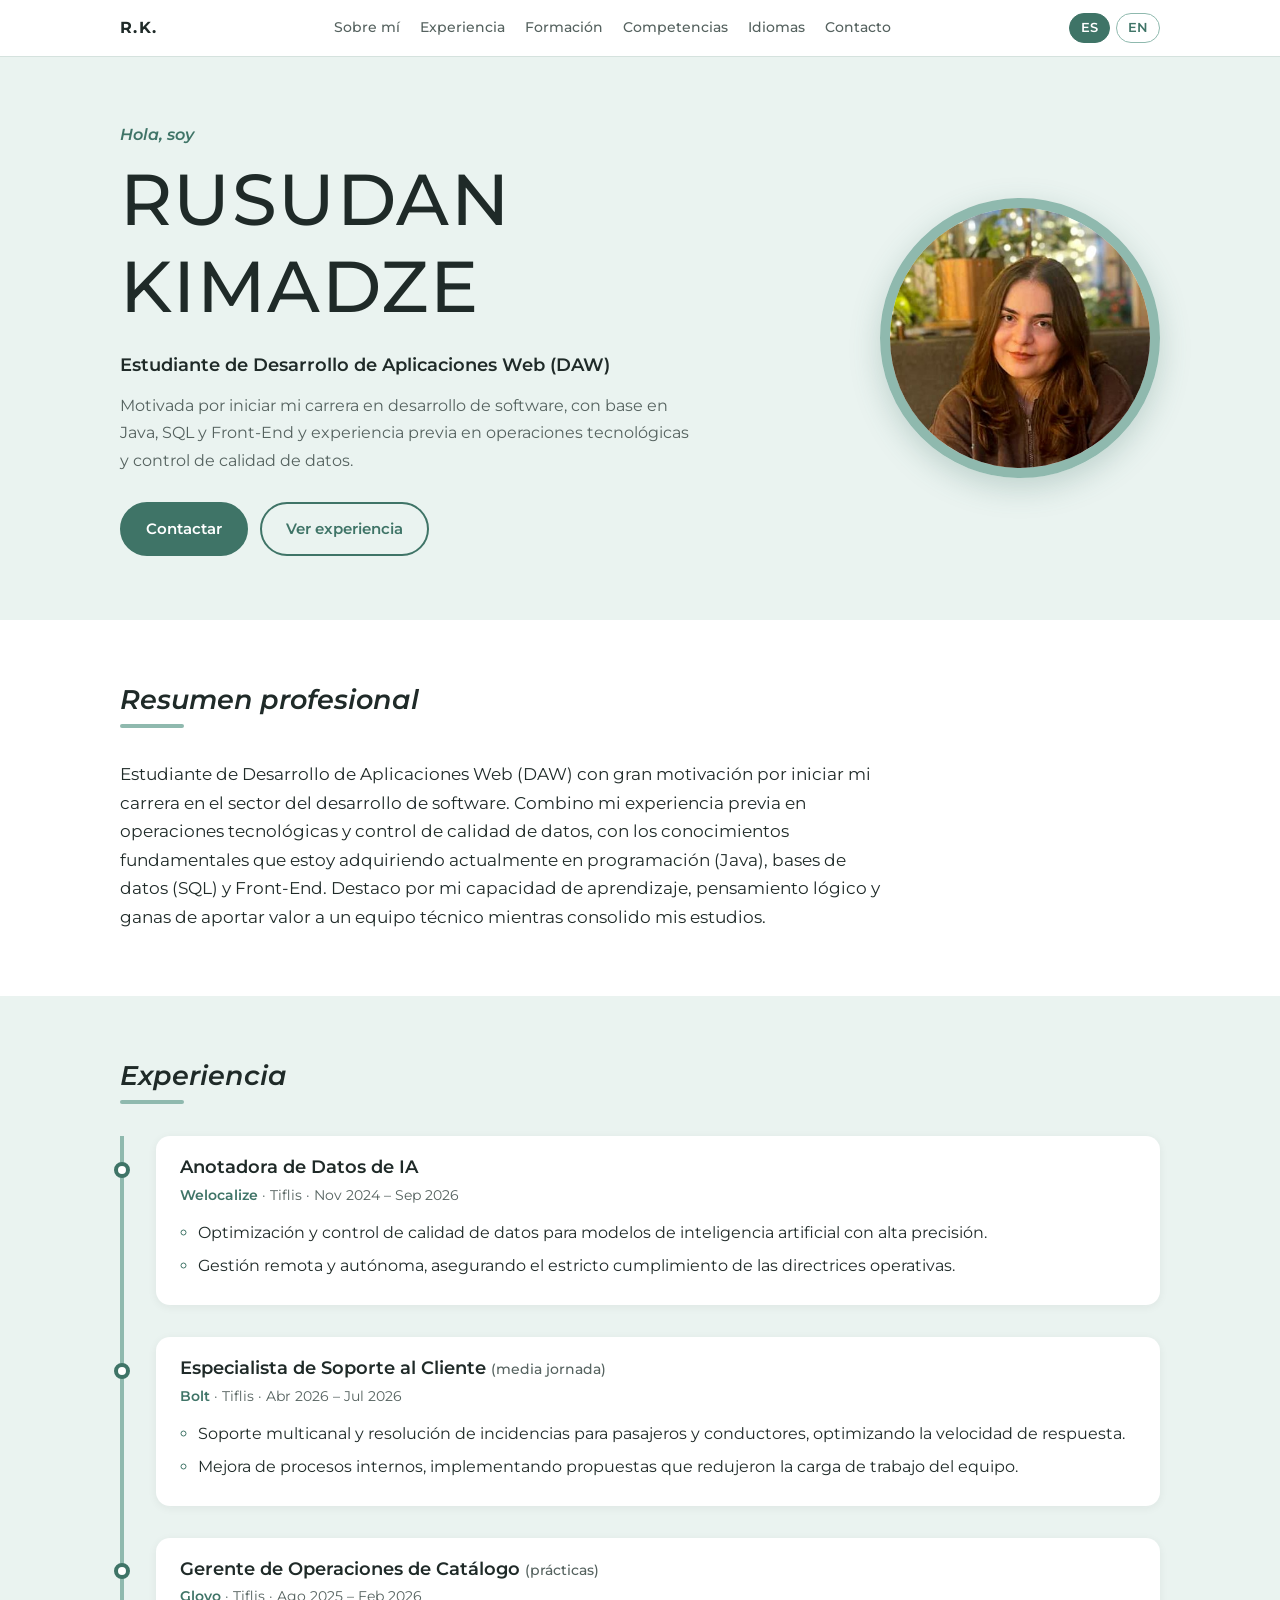
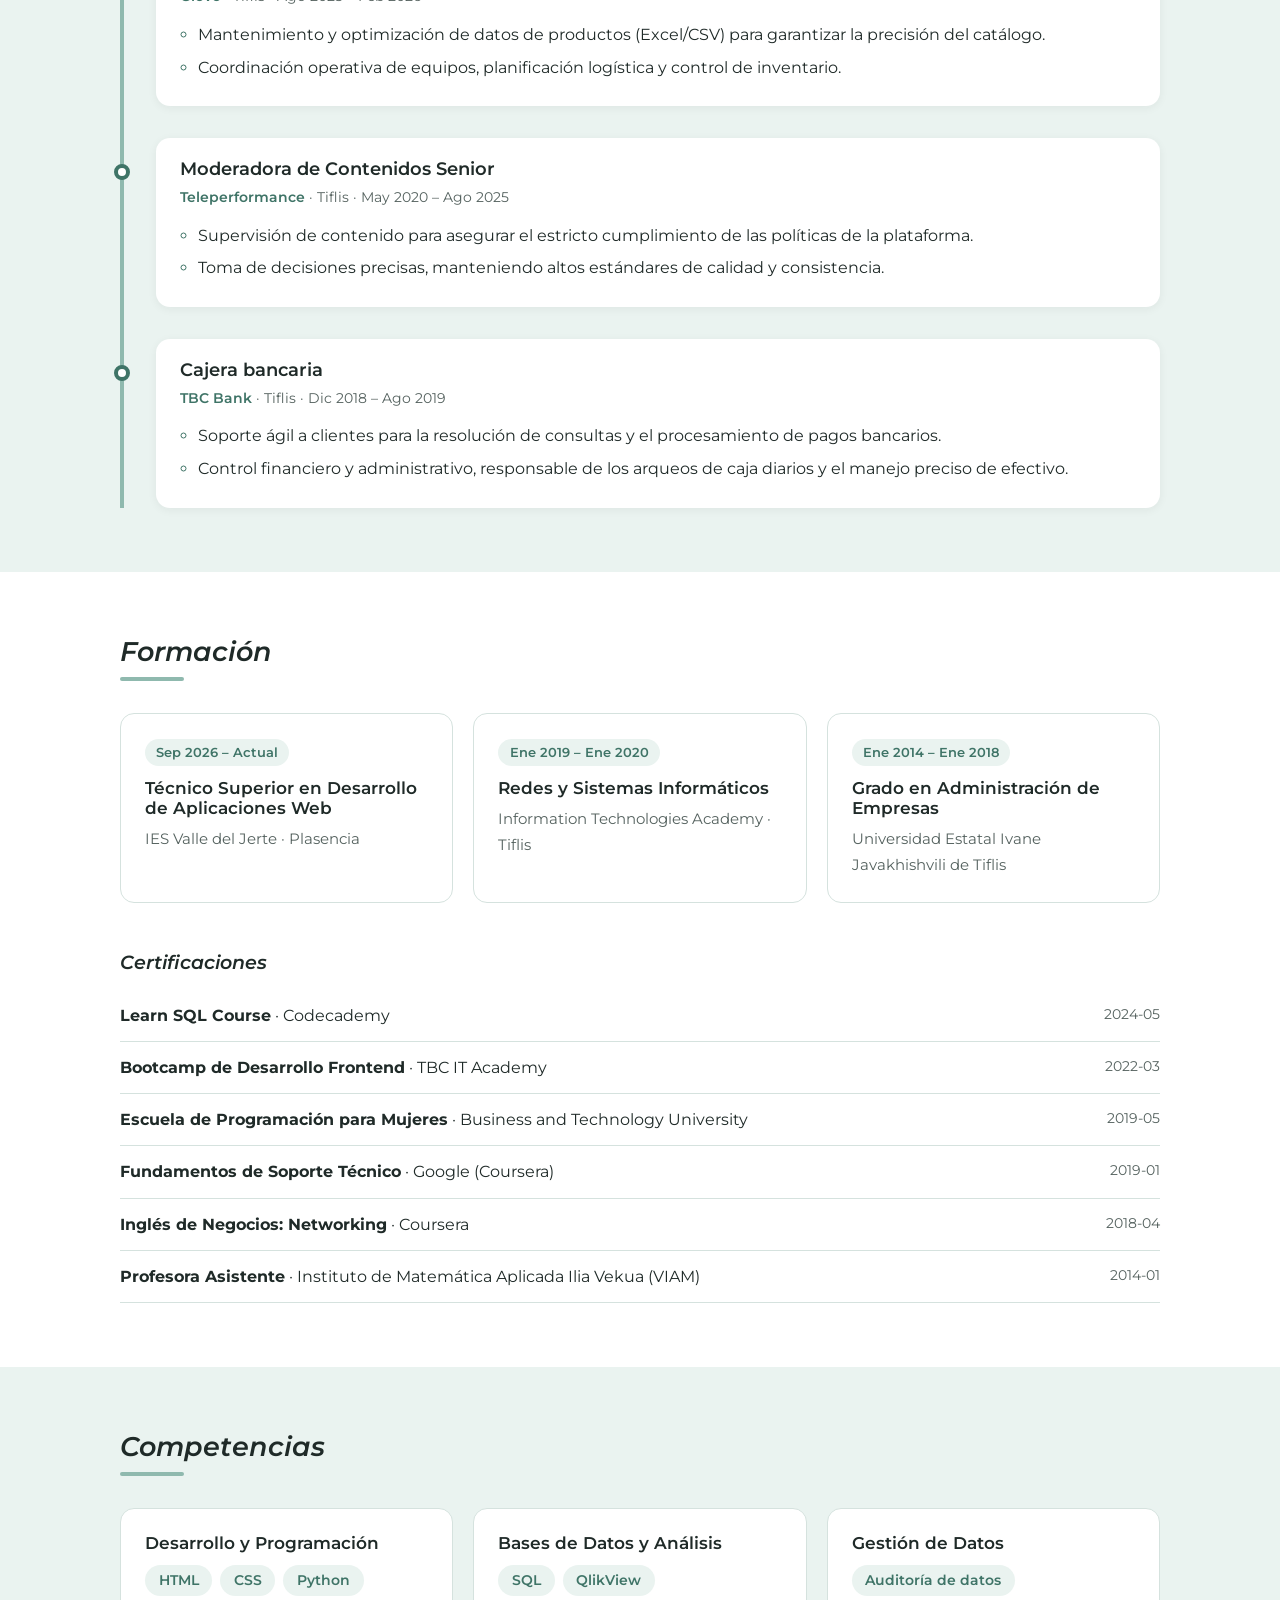
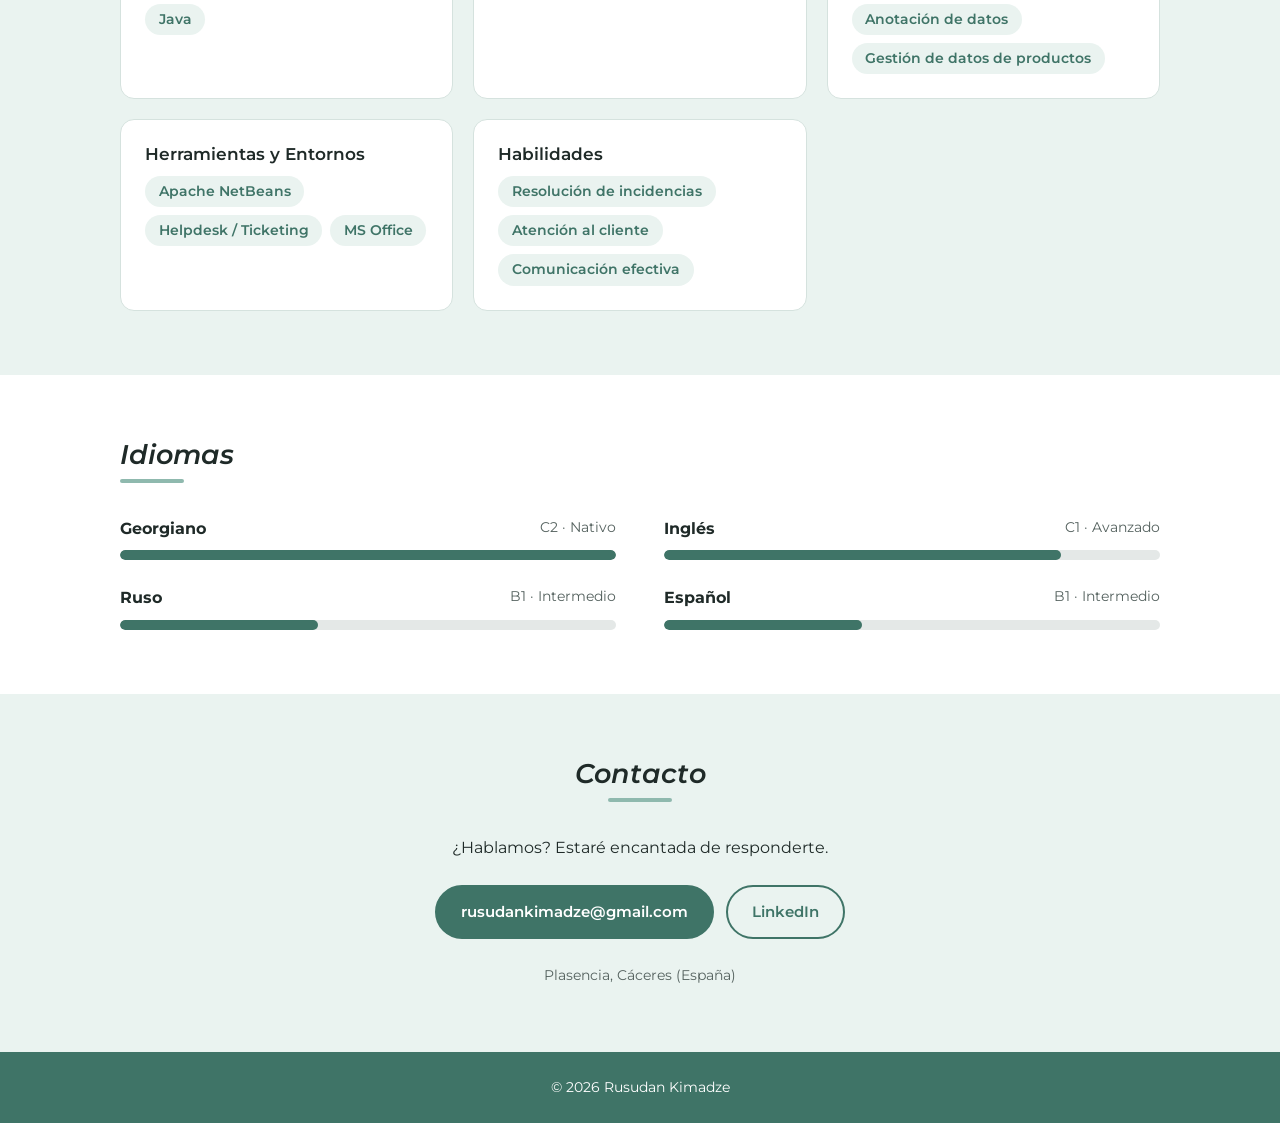
<file: index.html>
<!DOCTYPE html>
<html lang="es">
<head>
  <meta charset="UTF-8">
  <meta name="viewport" content="width=device-width, initial-scale=1">
  <title>Rusudan Kimadze · Desarrolladora web en formación</title>
  <meta name="description" content="CV online de Rusudan Kimadze: estudiante de Desarrollo de Aplicaciones Web (DAW) con experiencia en operaciones tecnológicas y calidad de datos.">

  <!-- Google Fonts: Montserrat (იგივე შრიფტი, რაც CV-ში) -->
  <link rel="preconnect" href="https://fonts.googleapis.com">
  <link rel="preconnect" href="https://fonts.gstatic.com" crossorigin>
  <link href="https://fonts.googleapis.com/css2?family=Montserrat:ital,wght@0,400;0,500;0,600;0,700;1,500;1,600&display=swap" rel="stylesheet">

  <!-- ენების კავშირი საძიებო სისტემებისთვის -->
  <link rel="alternate" hreflang="es" href="index.html">
  <link rel="alternate" hreflang="en" href="en.html">

  <!-- ჩვენი CSS ფაილი -->
  <link rel="stylesheet" href="style.css">
</head>
<body>

  <!-- ========== ნავიგაცია ========== -->
  <header class="topbar">
    <nav class="nav contenedor" aria-label="Navegación principal">
      <a class="logo" href="#inicio">R.K.</a>
      <ul class="nav-links">
        <li><a href="#sobre-mi">Sobre mí</a></li>
        <li><a href="#experiencia">Experiencia</a></li>
        <li><a href="#formacion">Formación</a></li>
        <li><a href="#competencias">Competencias</a></li>
        <li><a href="#idiomas">Idiomas</a></li>
        <li><a href="#contacto">Contacto</a></li>
      </ul>
      <div class="lang-switch" aria-label="Idioma">
        <a href="index.html" lang="es" aria-current="page">ES</a>
        <a href="en.html" lang="en" hreflang="en">EN</a>
      </div>
    </nav>
  </header>

  <main>

    <!-- ========== HERO ========== -->
    <section id="inicio" class="hero">
      <div class="contenedor hero-grid">
        <div class="hero-texto">
          <p class="etiqueta">Hola, soy</p>
          <h1>Rusudan<br>Kimadze</h1>
          <p class="subtitulo">Estudiante de Desarrollo de Aplicaciones Web (DAW)</p>
          <p class="hero-resumen">
            Motivada por iniciar mi carrera en desarrollo de software, con base en
            Java, SQL y Front-End y experiencia previa en operaciones tecnológicas
            y control de calidad de datos.
          </p>
          <div class="botones">
            <a class="boton boton-principal" href="#contacto">Contactar</a>
            <a class="boton boton-secundario" href="#experiencia">Ver experiencia</a>
          </div>
        </div>

        <img class="foto" src="images/foto.jpg" alt="Retrato de Rusudan Kimadze" width="423" height="423">
      </div>
    </section>

    <!-- ========== SOBRE MÍ ========== -->
    <section id="sobre-mi" class="seccion">
      <div class="contenedor">
        <h2>Resumen profesional</h2>
        <p class="resumen">
          Estudiante de Desarrollo de Aplicaciones Web (DAW) con gran motivación
          por iniciar mi carrera en el sector del desarrollo de software. Combino
          mi experiencia previa en operaciones tecnológicas y control de calidad
          de datos, con los conocimientos fundamentales que estoy adquiriendo
          actualmente en programación (Java), bases de datos (SQL) y Front-End.
          Destaco por mi capacidad de aprendizaje, pensamiento lógico y ganas de
          aportar valor a un equipo técnico mientras consolido mis estudios.
        </p>
      </div>
    </section>

    <!-- ========== EXPERIENCIA ========== -->
    <section id="experiencia" class="seccion seccion-alt">
      <div class="contenedor">
        <h2>Experiencia</h2>

        <ol class="linea-tiempo">

          <li class="hito">
            <h3>Anotadora de Datos de IA</h3>
            <p class="meta"><span>Welocalize</span> · Tiflis · Nov 2024 – Sep 2026</p>
            <ul>
              <li>Optimización y control de calidad de datos para modelos de inteligencia artificial con alta precisión.</li>
              <li>Gestión remota y autónoma, asegurando el estricto cumplimiento de las directrices operativas.</li>
            </ul>
          </li>

          <li class="hito">
            <h3>Especialista de Soporte al Cliente <small>(media jornada)</small></h3>
            <p class="meta"><span>Bolt</span> · Tiflis · Abr 2026 – Jul 2026</p>
            <ul>
              <li>Soporte multicanal y resolución de incidencias para pasajeros y conductores, optimizando la velocidad de respuesta.</li>
              <li>Mejora de procesos internos, implementando propuestas que redujeron la carga de trabajo del equipo.</li>
            </ul>
          </li>

          <li class="hito">
            <h3>Gerente de Operaciones de Catálogo <small>(prácticas)</small></h3>
            <p class="meta"><span>Glovo</span> · Tiflis · Ago 2025 – Feb 2026</p>
            <ul>
              <li>Mantenimiento y optimización de datos de productos (Excel/CSV) para garantizar la precisión del catálogo.</li>
              <li>Coordinación operativa de equipos, planificación logística y control de inventario.</li>
            </ul>
          </li>

          <li class="hito">
            <h3>Moderadora de Contenidos Senior</h3>
            <p class="meta"><span>Teleperformance</span> · Tiflis · May 2020 – Ago 2025</p>
            <ul>
              <li>Supervisión de contenido para asegurar el estricto cumplimiento de las políticas de la plataforma.</li>
              <li>Toma de decisiones precisas, manteniendo altos estándares de calidad y consistencia.</li>
            </ul>
          </li>

          <li class="hito">
            <h3>Cajera bancaria</h3>
            <p class="meta"><span>TBC Bank</span> · Tiflis · Dic 2018 – Ago 2019</p>
            <ul>
              <li>Soporte ágil a clientes para la resolución de consultas y el procesamiento de pagos bancarios.</li>
              <li>Control financiero y administrativo, responsable de los arqueos de caja diarios y el manejo preciso de efectivo.</li>
            </ul>
          </li>

        </ol>
      </div>
    </section>

    <!-- ========== FORMACIÓN ========== -->
    <section id="formacion" class="seccion">
      <div class="contenedor">
        <h2>Formación</h2>

        <div class="tarjetas">
          <article class="tarjeta">
            <p class="fecha">Sep 2026 – Actual</p>
            <h3>Técnico Superior en Desarrollo de Aplicaciones Web</h3>
            <p>IES Valle del Jerte · Plasencia</p>
          </article>

          <article class="tarjeta">
            <p class="fecha">Ene 2019 – Ene 2020</p>
            <h3>Redes y Sistemas Informáticos</h3>
            <p>Information Technologies Academy · Tiflis</p>
          </article>

          <article class="tarjeta">
            <p class="fecha">Ene 2014 – Ene 2018</p>
            <h3>Grado en Administración de Empresas</h3>
            <p>Universidad Estatal Ivane Javakhishvili de Tiflis</p>
          </article>
        </div>

        <h3 class="subtitulo-seccion">Certificaciones</h3>
        <ul class="certificaciones">
          <li><div><strong>Learn SQL Course</strong> · Codecademy</div> <span>2024-05</span></li>
          <li><div><strong>Bootcamp de Desarrollo Frontend</strong> · TBC IT Academy</div> <span>2022-03</span></li>
          <li><div><strong>Escuela de Programación para Mujeres</strong> · Business and Technology University</div> <span>2019-05</span></li>
          <li><div><strong>Fundamentos de Soporte Técnico</strong> · Google (Coursera)</div> <span>2019-01</span></li>
          <li><div><strong>Inglés de Negocios: Networking</strong> · Coursera</div> <span>2018-04</span></li>
          <li><div><strong>Profesora Asistente</strong> · Instituto de Matemática Aplicada Ilia Vekua (VIAM)</div> <span>2014-01</span></li>
        </ul>
      </div>
    </section>

    <!-- ========== COMPETENCIAS ========== -->
    <section id="competencias" class="seccion seccion-alt">
      <div class="contenedor">
        <h2>Competencias</h2>

        <div class="tarjetas">
          <article class="tarjeta">
            <h3>Desarrollo y Programación</h3>
            <ul class="etiquetas">
              <li>HTML</li><li>CSS</li><li>Python</li><li>Java</li>
            </ul>
          </article>

          <article class="tarjeta">
            <h3>Bases de Datos y Análisis</h3>
            <ul class="etiquetas">
              <li>SQL</li><li>QlikView</li>
            </ul>
          </article>

          <article class="tarjeta">
            <h3>Gestión de Datos</h3>
            <ul class="etiquetas">
              <li>Auditoría de datos</li><li>Anotación de datos</li><li>Gestión de datos de productos</li>
            </ul>
          </article>

          <article class="tarjeta">
            <h3>Herramientas y Entornos</h3>
            <ul class="etiquetas">
              <li>Apache NetBeans</li><li>Helpdesk / Ticketing</li><li>MS Office</li>
            </ul>
          </article>

          <article class="tarjeta">
            <h3>Habilidades</h3>
            <ul class="etiquetas">
              <li>Resolución de incidencias</li><li>Atención al cliente</li><li>Comunicación efectiva</li>
            </ul>
          </article>
        </div>
      </div>
    </section>

    <!-- ========== IDIOMAS ========== -->
    <section id="idiomas" class="seccion">
      <div class="contenedor">
        <h2>Idiomas</h2>

        <div class="idiomas">
          <!-- --nivel არის CSS ცვლადი: ზოლის სიგანე იცვლება მხოლოდ აქედან -->
          <div class="idioma" style="--nivel: 100%">
            <p><strong>Georgiano</strong> <span>C2 · Nativo</span></p>
            <div class="barra" role="img" aria-label="Georgiano: nativo, 100 de 100"><span></span></div>
          </div>

          <div class="idioma" style="--nivel: 80%">
            <p><strong>Inglés</strong> <span>C1 · Avanzado</span></p>
            <div class="barra" role="img" aria-label="Inglés: avanzado, 80 de 100"><span></span></div>
          </div>

          <div class="idioma" style="--nivel: 40%">
            <p><strong>Ruso</strong> <span>B1 · Intermedio</span></p>
            <div class="barra" role="img" aria-label="Ruso: intermedio, 40 de 100"><span></span></div>
          </div>

          <div class="idioma" style="--nivel: 40%">
            <p><strong>Español</strong> <span>B1 · Intermedio</span></p>
            <div class="barra" role="img" aria-label="Español: intermedio, 40 de 100"><span></span></div>
          </div>
        </div>
      </div>
    </section>

    <!-- ========== CONTACTO ========== -->
    <section id="contacto" class="seccion contacto">
      <div class="contenedor">
        <h2>Contacto</h2>
        <p>¿Hablamos? Estaré encantada de responderte.</p>
        <div class="botones centro">
          <a class="boton boton-principal" href="mailto:rusudankimadze@gmail.com">rusudankimadze@gmail.com</a>
          <a class="boton boton-secundario" href="https://linkedin.com/in/rusudankimadze" target="_blank" rel="noopener">LinkedIn</a>
        </div>
        <p class="ubicacion">Plasencia, Cáceres (España)</p>
      </div>
    </section>

  </main>

  <footer class="pie">
    <p>© 2026 Rusudan Kimadze</p>
  </footer>

  <!-- მოგვიანებით, როცა JavaScript-ს ისწავლი, ამ ხაზს ჩართავ: -->
  <!-- <script src="script.js"></script> -->
</body>
</html>
</file>
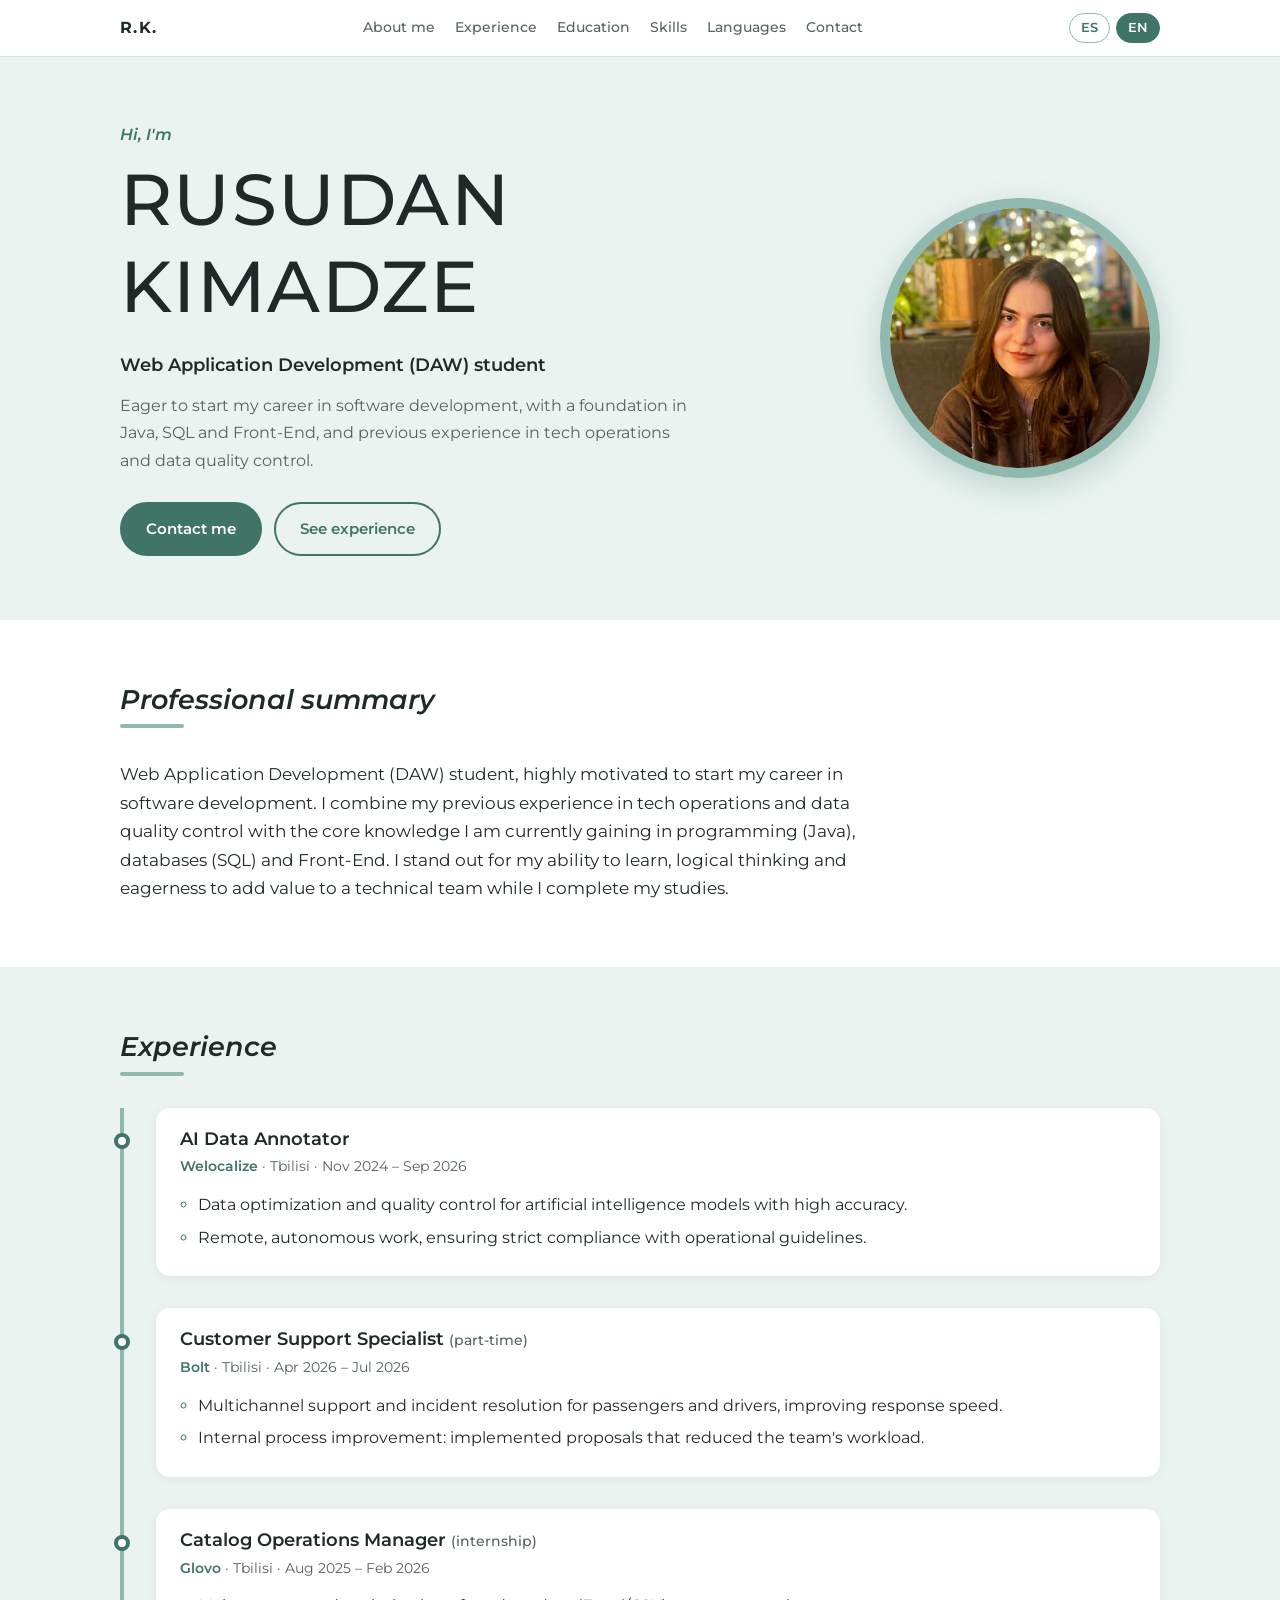
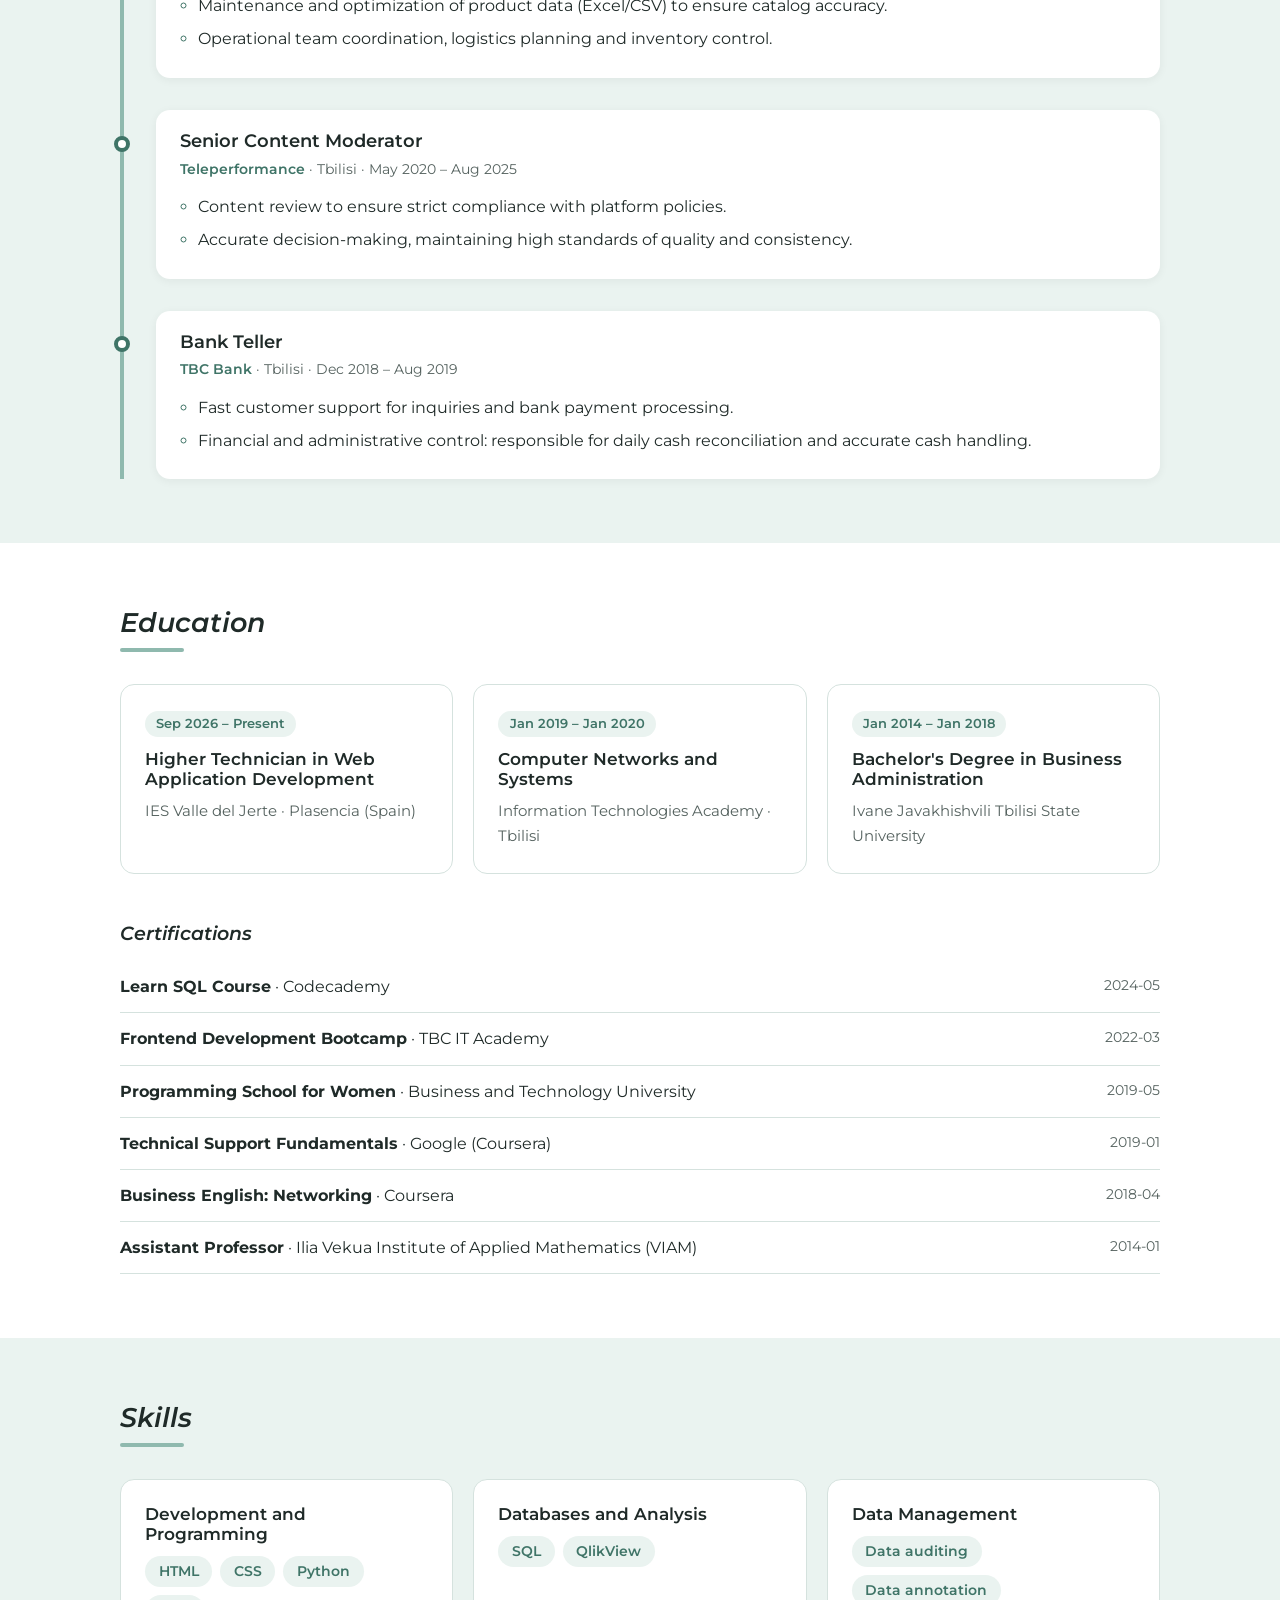
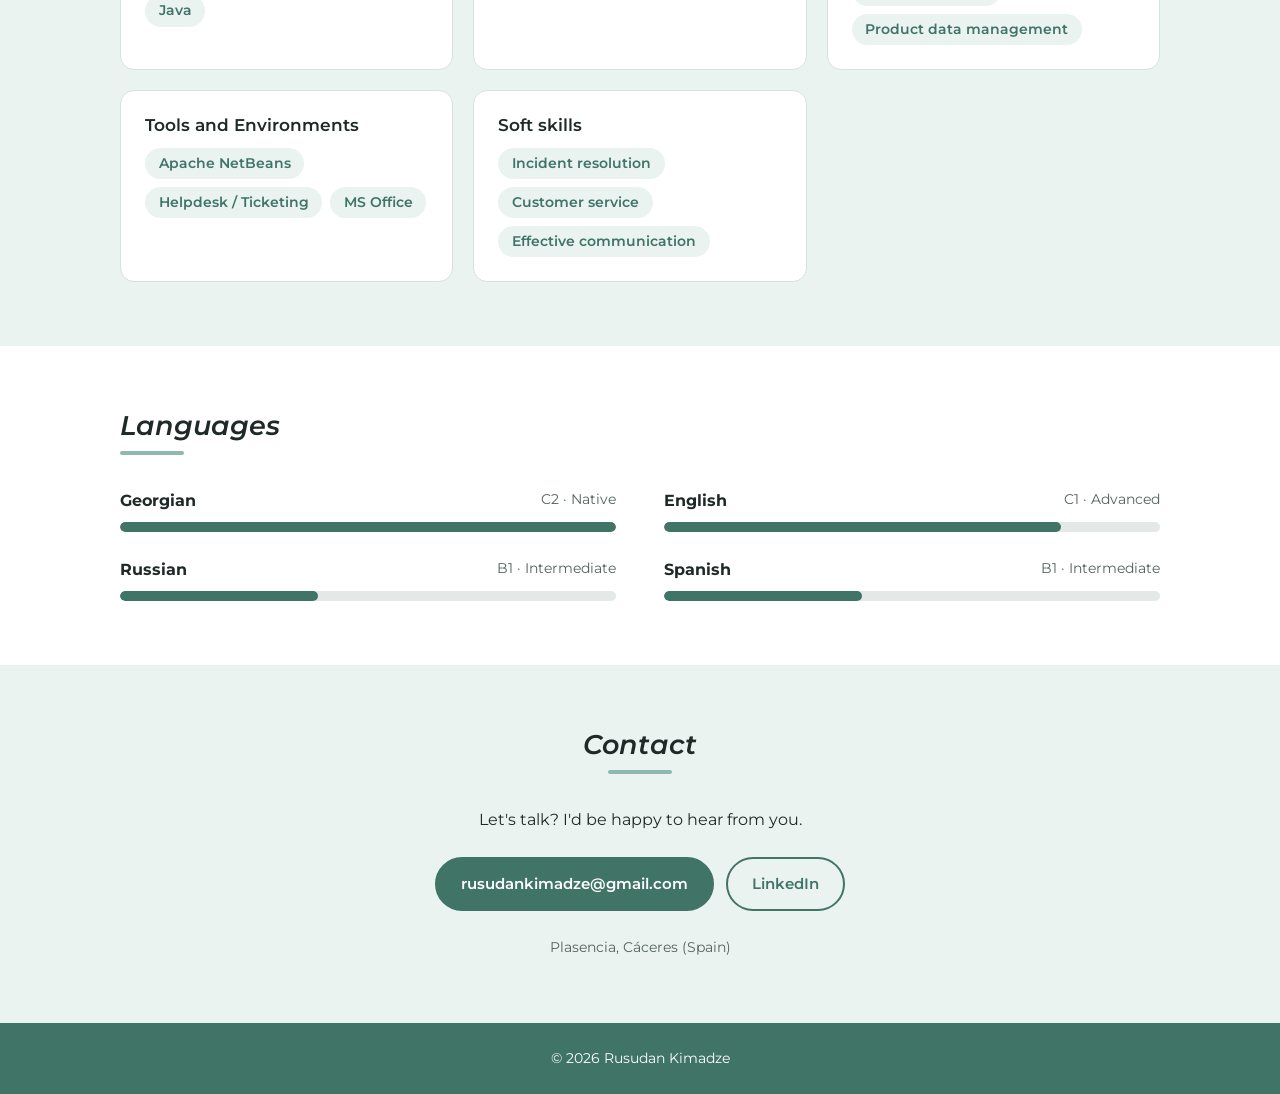
<file: en.html>
<!DOCTYPE html>
<html lang="en">
<head>
  <meta charset="UTF-8">
  <meta name="viewport" content="width=device-width, initial-scale=1">
  <title>Rusudan Kimadze · Web developer in training</title>
  <meta name="description" content="Online CV of Rusudan Kimadze: Web Application Development (DAW) student with a background in tech operations and data quality control.">

  <!-- ენების კავშირი საძიებო სისტემებისთვის -->
  <link rel="alternate" hreflang="es" href="index.html">
  <link rel="alternate" hreflang="en" href="en.html">

  <link rel="preconnect" href="https://fonts.googleapis.com">
  <link rel="preconnect" href="https://fonts.gstatic.com" crossorigin>
  <link href="https://fonts.googleapis.com/css2?family=Montserrat:ital,wght@0,400;0,500;0,600;0,700;1,500;1,600&display=swap" rel="stylesheet">

  <!-- იგივე CSS ფაილი, რაც ესპანურ გვერდზე -->
  <link rel="stylesheet" href="style.css">
</head>
<body>

  <!-- ========== NAVIGATION ========== -->
  <header class="topbar">
    <nav class="nav contenedor" aria-label="Main navigation">
      <a class="logo" href="#home">R.K.</a>
      <ul class="nav-links">
        <li><a href="#about">About me</a></li>
        <li><a href="#experience">Experience</a></li>
        <li><a href="#education">Education</a></li>
        <li><a href="#skills">Skills</a></li>
        <li><a href="#languages">Languages</a></li>
        <li><a href="#contact">Contact</a></li>
      </ul>
      <div class="lang-switch" aria-label="Language">
        <a href="index.html" lang="es" hreflang="es">ES</a>
        <a href="en.html" lang="en" aria-current="page">EN</a>
      </div>
    </nav>
  </header>

  <main>

    <!-- ========== HERO ========== -->
    <section id="home" class="hero">
      <div class="contenedor hero-grid">
        <div class="hero-texto">
          <p class="etiqueta">Hi, I'm</p>
          <h1>Rusudan<br>Kimadze</h1>
          <p class="subtitulo">Web Application Development (DAW) student</p>
          <p class="hero-resumen">
            Eager to start my career in software development, with a foundation
            in Java, SQL and Front-End, and previous experience in tech
            operations and data quality control.
          </p>
          <div class="botones">
            <a class="boton boton-principal" href="#contact">Contact me</a>
            <a class="boton boton-secundario" href="#experience">See experience</a>
          </div>
        </div>

        <img class="foto" src="images/foto.jpg" alt="Portrait of Rusudan Kimadze" width="423" height="423">
      </div>
    </section>

    <!-- ========== ABOUT ========== -->
    <section id="about" class="seccion">
      <div class="contenedor">
        <h2>Professional summary</h2>
        <p class="resumen">
          Web Application Development (DAW) student, highly motivated to start my
          career in software development. I combine my previous experience in tech
          operations and data quality control with the core knowledge I am
          currently gaining in programming (Java), databases (SQL) and Front-End.
          I stand out for my ability to learn, logical thinking and eagerness to
          add value to a technical team while I complete my studies.
        </p>
      </div>
    </section>

    <!-- ========== EXPERIENCE ========== -->
    <section id="experience" class="seccion seccion-alt">
      <div class="contenedor">
        <h2>Experience</h2>

        <ol class="linea-tiempo">

          <li class="hito">
            <h3>AI Data Annotator</h3>
            <p class="meta"><span>Welocalize</span> · Tbilisi · Nov 2024 – Sep 2026</p>
            <ul>
              <li>Data optimization and quality control for artificial intelligence models with high accuracy.</li>
              <li>Remote, autonomous work, ensuring strict compliance with operational guidelines.</li>
            </ul>
          </li>

          <li class="hito">
            <h3>Customer Support Specialist <small>(part-time)</small></h3>
            <p class="meta"><span>Bolt</span> · Tbilisi · Apr 2026 – Jul 2026</p>
            <ul>
              <li>Multichannel support and incident resolution for passengers and drivers, improving response speed.</li>
              <li>Internal process improvement: implemented proposals that reduced the team's workload.</li>
            </ul>
          </li>

          <li class="hito">
            <h3>Catalog Operations Manager <small>(internship)</small></h3>
            <p class="meta"><span>Glovo</span> · Tbilisi · Aug 2025 – Feb 2026</p>
            <ul>
              <li>Maintenance and optimization of product data (Excel/CSV) to ensure catalog accuracy.</li>
              <li>Operational team coordination, logistics planning and inventory control.</li>
            </ul>
          </li>

          <li class="hito">
            <h3>Senior Content Moderator</h3>
            <p class="meta"><span>Teleperformance</span> · Tbilisi · May 2020 – Aug 2025</p>
            <ul>
              <li>Content review to ensure strict compliance with platform policies.</li>
              <li>Accurate decision-making, maintaining high standards of quality and consistency.</li>
            </ul>
          </li>

          <li class="hito">
            <h3>Bank Teller</h3>
            <p class="meta"><span>TBC Bank</span> · Tbilisi · Dec 2018 – Aug 2019</p>
            <ul>
              <li>Fast customer support for inquiries and bank payment processing.</li>
              <li>Financial and administrative control: responsible for daily cash reconciliation and accurate cash handling.</li>
            </ul>
          </li>

        </ol>
      </div>
    </section>

    <!-- ========== EDUCATION ========== -->
    <section id="education" class="seccion">
      <div class="contenedor">
        <h2>Education</h2>

        <div class="tarjetas">
          <article class="tarjeta">
            <p class="fecha">Sep 2026 – Present</p>
            <h3>Higher Technician in Web Application Development</h3>
            <p>IES Valle del Jerte · Plasencia (Spain)</p>
          </article>

          <article class="tarjeta">
            <p class="fecha">Jan 2019 – Jan 2020</p>
            <h3>Computer Networks and Systems</h3>
            <p>Information Technologies Academy · Tbilisi</p>
          </article>

          <article class="tarjeta">
            <p class="fecha">Jan 2014 – Jan 2018</p>
            <h3>Bachelor's Degree in Business Administration</h3>
            <p>Ivane Javakhishvili Tbilisi State University</p>
          </article>
        </div>

        <h3 class="subtitulo-seccion">Certifications</h3>
        <ul class="certificaciones">
          <li><div><strong>Learn SQL Course</strong> · Codecademy</div> <span>2024-05</span></li>
          <li><div><strong>Frontend Development Bootcamp</strong> · TBC IT Academy</div> <span>2022-03</span></li>
          <li><div><strong>Programming School for Women</strong> · Business and Technology University</div> <span>2019-05</span></li>
          <li><div><strong>Technical Support Fundamentals</strong> · Google (Coursera)</div> <span>2019-01</span></li>
          <li><div><strong>Business English: Networking</strong> · Coursera</div> <span>2018-04</span></li>
          <li><div><strong>Assistant Professor</strong> · Ilia Vekua Institute of Applied Mathematics (VIAM)</div> <span>2014-01</span></li>
        </ul>
      </div>
    </section>

    <!-- ========== SKILLS ========== -->
    <section id="skills" class="seccion seccion-alt">
      <div class="contenedor">
        <h2>Skills</h2>

        <div class="tarjetas">
          <article class="tarjeta">
            <h3>Development and Programming</h3>
            <ul class="etiquetas">
              <li>HTML</li><li>CSS</li><li>Python</li><li>Java</li>
            </ul>
          </article>

          <article class="tarjeta">
            <h3>Databases and Analysis</h3>
            <ul class="etiquetas">
              <li>SQL</li><li>QlikView</li>
            </ul>
          </article>

          <article class="tarjeta">
            <h3>Data Management</h3>
            <ul class="etiquetas">
              <li>Data auditing</li><li>Data annotation</li><li>Product data management</li>
            </ul>
          </article>

          <article class="tarjeta">
            <h3>Tools and Environments</h3>
            <ul class="etiquetas">
              <li>Apache NetBeans</li><li>Helpdesk / Ticketing</li><li>MS Office</li>
            </ul>
          </article>

          <article class="tarjeta">
            <h3>Soft skills</h3>
            <ul class="etiquetas">
              <li>Incident resolution</li><li>Customer service</li><li>Effective communication</li>
            </ul>
          </article>
        </div>
      </div>
    </section>

    <!-- ========== LANGUAGES ========== -->
    <section id="languages" class="seccion">
      <div class="contenedor">
        <h2>Languages</h2>

        <div class="idiomas">
          <div class="idioma" style="--nivel: 100%">
            <p><strong>Georgian</strong> <span>C2 · Native</span></p>
            <div class="barra" role="img" aria-label="Georgian: native, 100 out of 100"><span></span></div>
          </div>

          <div class="idioma" style="--nivel: 80%">
            <p><strong>English</strong> <span>C1 · Advanced</span></p>
            <div class="barra" role="img" aria-label="English: advanced, 80 out of 100"><span></span></div>
          </div>

          <div class="idioma" style="--nivel: 40%">
            <p><strong>Russian</strong> <span>B1 · Intermediate</span></p>
            <div class="barra" role="img" aria-label="Russian: intermediate, 40 out of 100"><span></span></div>
          </div>

          <div class="idioma" style="--nivel: 40%">
            <p><strong>Spanish</strong> <span>B1 · Intermediate</span></p>
            <div class="barra" role="img" aria-label="Spanish: intermediate, 40 out of 100"><span></span></div>
          </div>
        </div>
      </div>
    </section>

    <!-- ========== CONTACT ========== -->
    <section id="contact" class="seccion contacto">
      <div class="contenedor">
        <h2>Contact</h2>
        <p>Let's talk? I'd be happy to hear from you.</p>
        <div class="botones centro">
          <a class="boton boton-principal" href="mailto:rusudankimadze@gmail.com">rusudankimadze@gmail.com</a>
          <a class="boton boton-secundario" href="https://linkedin.com/in/rusudankimadze" target="_blank" rel="noopener">LinkedIn</a>
        </div>
        <p class="ubicacion">Plasencia, Cáceres (Spain)</p>
      </div>
    </section>

  </main>

  <footer class="pie">
    <p>© 2026 Rusudan Kimadze</p>
  </footer>

</body>
</html>
</file>
<file: style.css>
/* ==========================================================
   Rusudan Kimadze · CV online
   მხოლოდ HTML + CSS (JavaScript-ის გარეშე)
   ========================================================== */

/* ---------- 1. ცვლადები (ფერები, ზომები) ----------
   ფერს აქ ცვლი და მთელ საიტზე შეიცვლება */
:root {
  --verde:        #8fb9ae;   /* მთავარი ფერი (CV-ს მწვანე) */
  --verde-oscuro: #3f7467;   /* ტექსტისთვის/ღილაკებისთვის, კარგი კონტრასტი */
  --verde-claro:  #eaf3f0;   /* ფონის ღია ტონი */
  --texto:        #1f2a28;
  --texto-suave:  #55625f;
  --fondo:        #ffffff;
  --linea:        #d5e2de;

  --radio: 14px;
  --ancho: 1040px;
}

/* ---------- 2. საბაზისო სტილები ---------- */
*,
*::before,
*::after { box-sizing: border-box; }

html {
  scroll-behavior: smooth;      /* რბილი გადასვლა ბმულებზე (CSS-ით!) */
  scroll-padding-top: 70px;     /* რომ ზედა ზოლმა სათაური არ დაფაროს */
}

body {
  margin: 0;
  font-family: "Montserrat", system-ui, sans-serif;
  font-size: 1rem;
  line-height: 1.7;
  color: var(--texto);
  background: var(--fondo);
}

img { max-width: 100%; display: block; }
a   { color: var(--verde-oscuro); }
ul, ol { margin: 0; padding: 0; }

h1, h2, h3 { line-height: 1.2; margin: 0; }

.contenedor {
  width: min(100% - 2rem, var(--ancho));   /* 1rem მარცხნივ და მარჯვნივ პატარა ეკრანზე */
  margin-inline: auto;
}

/* ---------- 3. ზედა ნავიგაცია ---------- */
.topbar {
  position: sticky;
  top: 0;
  z-index: 10;
  background: rgba(255, 255, 255, .92);
  backdrop-filter: blur(8px);
  border-bottom: 1px solid var(--linea);
}

.nav {
  display: flex;
  align-items: center;
  justify-content: space-between;
  gap: 1rem;
  min-height: 56px;
}

.logo {
  font-weight: 700;
  letter-spacing: .08em;
  text-decoration: none;
  color: var(--texto);
}

.nav-links {
  display: flex;
  flex-wrap: wrap;
  gap: .25rem 1.25rem;
  list-style: none;
  font-size: .85rem;
  font-weight: 500;
}

.nav-links a {
  text-decoration: none;
  color: var(--texto-suave);
  padding: .25rem 0;
  border-bottom: 2px solid transparent;
  transition: color .2s, border-color .2s;
}

.nav-links a:hover,
.nav-links a:focus-visible {
  color: var(--texto);
  border-color: var(--verde);
}

/* ენის გადამრთველი ES | EN */
.lang-switch { display: flex; gap: .35rem; flex-shrink: 0; }

.lang-switch a {
  padding: .2rem .7rem;
  border: 1.5px solid var(--verde);
  border-radius: 999px;
  font-size: .8rem;
  font-weight: 600;
  text-decoration: none;
  color: var(--verde-oscuro);
  transition: background .2s, color .2s;
}

.lang-switch a:hover { background: var(--verde-claro); }

/* აქტიური ენა */
.lang-switch a[aria-current="page"] {
  background: var(--verde-oscuro);
  border-color: var(--verde-oscuro);
  color: #fff;
}

/* ---------- 4. HERO ---------- */
.hero {
  background: var(--verde-claro);
  padding: 4rem 0;
}

.hero-grid {
  display: grid;
  grid-template-columns: 1fr auto;     /* ტექსტი | ფოტო */
  align-items: center;
  gap: 2.5rem;
}

.etiqueta {
  margin: 0 0 .5rem;
  font-style: italic;
  font-weight: 600;
  color: var(--verde-oscuro);
}

.hero h1 {
  font-size: clamp(2.6rem, 7vw, 4.5rem);   /* ეკრანის ზომასთან ერთად იცვლება */
  font-weight: 500;
  letter-spacing: .02em;
  text-transform: uppercase;
}

.subtitulo {
  margin: 1.25rem 0 .75rem;
  font-size: 1.15rem;
  font-weight: 600;
}

.hero-resumen {
  max-width: 52ch;
  margin: 0 0 1.75rem;
  color: var(--texto-suave);
}

.foto {
  width: clamp(180px, 26vw, 280px);
  height: auto;            /* HTML-ის height ატრიბუტი არ უნდა გაწელოს ფოტო */
  aspect-ratio: 1;
  object-fit: cover;
  border-radius: 50%;
  border: 10px solid var(--verde);
  box-shadow: 0 10px 30px rgba(63, 116, 103, .25);
}

/* ---------- 5. ღილაკები ---------- */
.botones { display: flex; flex-wrap: wrap; gap: .75rem; }
.botones.centro { justify-content: center; }

.boton {
  display: inline-block;
  padding: .75rem 1.5rem;
  border-radius: 999px;
  font-weight: 600;
  font-size: .95rem;
  text-decoration: none;
  border: 2px solid var(--verde-oscuro);
  transition: transform .15s, background .2s, color .2s;
}

.boton:hover,
.boton:focus-visible { transform: translateY(-2px); }

.boton-principal   { background: var(--verde-oscuro); color: #fff; }
.boton-principal:hover { background: #2f5c51; }

.boton-secundario  { background: transparent; color: var(--verde-oscuro); }
.boton-secundario:hover { background: var(--verde-oscuro); color: #fff; }

/* ---------- 6. სექციები ---------- */
.seccion      { padding: 4rem 0; }
.seccion-alt  { background: var(--verde-claro); }

h2 {
  position: relative;
  margin-bottom: 2rem;
  padding-bottom: .75rem;
  font-size: 1.7rem;
  font-style: italic;
  font-weight: 600;
}

/* მწვანე ხაზი სათაურის ქვეშ */
h2::after {
  content: "";
  position: absolute;
  left: 0;
  bottom: 0;
  width: 64px;
  height: 4px;
  border-radius: 2px;
  background: var(--verde);
}

.resumen { max-width: 70ch; margin: 0; font-size: 1.05rem; }

/* ---------- 7. გამოცდილება (timeline) ---------- */
.linea-tiempo {
  list-style: none;
  position: relative;
  padding-left: 2rem;
  border-left: 4px solid var(--verde);
}

.hito {
  position: relative;
  margin-bottom: 2rem;
  padding: 1.25rem 1.5rem;
  background: var(--fondo);
  border-radius: var(--radio);
  box-shadow: 0 2px 10px rgba(31, 42, 40, .06);
}

.hito:last-child { margin-bottom: 0; }

/* წრე ხაზზე */
.hito::before {
  content: "";
  position: absolute;
  left: calc(-2rem - 10px);
  top: 1.6rem;
  width: 16px;
  height: 16px;
  border-radius: 50%;
  background: var(--fondo);
  border: 4px solid var(--verde-oscuro);
}

.hito h3 { font-size: 1.1rem; font-weight: 600; }
.hito h3 small { font-weight: 500; color: var(--texto-suave); font-size: .85rem; }

.meta {
  margin: .35rem 0 .75rem;
  font-size: .9rem;
  color: var(--texto-suave);
}

.meta span { font-weight: 600; color: var(--verde-oscuro); }

.hito ul { padding-left: 1.1rem; }
.hito li { margin-bottom: .35rem; }
.hito li::marker { color: var(--verde-oscuro); }

/* ---------- 8. ბარათები (განათლება / კომპეტენციები) ---------- */
.tarjetas {
  display: grid;
  grid-template-columns: repeat(auto-fit, minmax(260px, 1fr));  /* ავტომატურად ეწყობა სვეტებად */
  gap: 1.25rem;
}

.tarjeta {
  padding: 1.5rem;
  background: var(--fondo);
  border: 1px solid var(--linea);
  border-radius: var(--radio);
  transition: transform .2s, box-shadow .2s;
}

.tarjeta:hover {
  transform: translateY(-4px);
  box-shadow: 0 10px 24px rgba(31, 42, 40, .08);
}

.tarjeta h3 { font-size: 1.05rem; font-weight: 600; margin-bottom: .5rem; }
.tarjeta p  { margin: 0; color: var(--texto-suave); font-size: .95rem; }

.tarjeta .fecha {
  display: inline-block;
  margin-bottom: .75rem;
  padding: .15rem .7rem;
  border-radius: 999px;
  background: var(--verde-claro);
  color: var(--verde-oscuro);
  font-size: .8rem;
  font-weight: 600;
}

.subtitulo-seccion {
  margin: 3rem 0 1rem;
  font-size: 1.2rem;
  font-style: italic;
  font-weight: 600;
}

/* სერტიფიკატები */
.certificaciones { list-style: none; }

.certificaciones li {
  display: flex;
  justify-content: space-between;
  gap: 1rem;
  padding: .75rem 0;
  border-bottom: 1px solid var(--linea);
}

.certificaciones li span {
  flex-shrink: 0;
  color: var(--texto-suave);
  font-size: .9rem;
}

/* ---------- 9. ტეგები (ჩიპები) ---------- */
.etiquetas {
  display: flex;
  flex-wrap: wrap;
  gap: .5rem;
  margin-top: .75rem;
  list-style: none;
}

.etiquetas li {
  padding: .25rem .85rem;
  border-radius: 999px;
  background: var(--verde-claro);
  color: var(--verde-oscuro);
  font-size: .85rem;
  font-weight: 600;
}

/* ---------- 10. ენები (პროგრესის ზოლი) ---------- */
.idiomas {
  display: grid;
  grid-template-columns: repeat(auto-fit, minmax(320px, 1fr));
  gap: 1.5rem 3rem;
}

.idioma p {
  display: flex;
  justify-content: space-between;
  margin: 0 0 .5rem;
}

.idioma p span { color: var(--texto-suave); font-size: .9rem; }

.barra {
  height: 10px;
  border-radius: 999px;
  background: #e4e8e7;
  overflow: hidden;
}

/* ზოლის სიგანე მოდის HTML-იდან --nivel ცვლადით */
.barra span {
  display: block;
  width: var(--nivel);
  height: 100%;
  border-radius: 999px;
  background: var(--verde-oscuro);
}

/* ---------- 11. კონტაქტი ---------- */
.contacto {
  text-align: center;
  background: var(--verde-claro);
}

.contacto h2::after { left: 50%; transform: translateX(-50%); }
.contacto p { margin: 0 0 1.5rem; }
.contacto .ubicacion { margin: 1.5rem 0 0; color: var(--texto-suave); font-size: .9rem; }

/* ---------- 12. ფუტერი ---------- */
.pie {
  padding: 1.5rem 0;
  text-align: center;
  font-size: .85rem;
  color: #fff;
  background: var(--verde-oscuro);
}

.pie p { margin: 0; }

/* ---------- 13. რესპონსივი (პატარა ეკრანი) ---------- */
@media (max-width: 720px) {
  .hero { padding: 2.5rem 0; }

  .hero-grid {
    grid-template-columns: 1fr;     /* ერთ სვეტად */
    text-align: center;
    justify-items: center;
  }

  .foto { order: -1; }              /* ფოტო ტექსტის ზემოთ */
  .botones { justify-content: center; }

  /* პატარა ეკრანზე მენიუ ჰორიზონტალურად იხვევა */
  .nav-links {
    flex-wrap: nowrap;
    overflow-x: auto;
    min-width: 0;
    scrollbar-width: none;
    white-space: nowrap;
  }
  .nav-links::-webkit-scrollbar { display: none; }

  .seccion { padding: 3rem 0; }

  .certificaciones li { flex-direction: column; gap: 0; }
}

/* ანიმაციების გამორთვა მათთვის, ვისაც ეს სისტემაში აქვს ჩართული */
@media (prefers-reduced-motion: reduce) {
  html { scroll-behavior: auto; }
  * { transition: none !important; }
}
</file>
